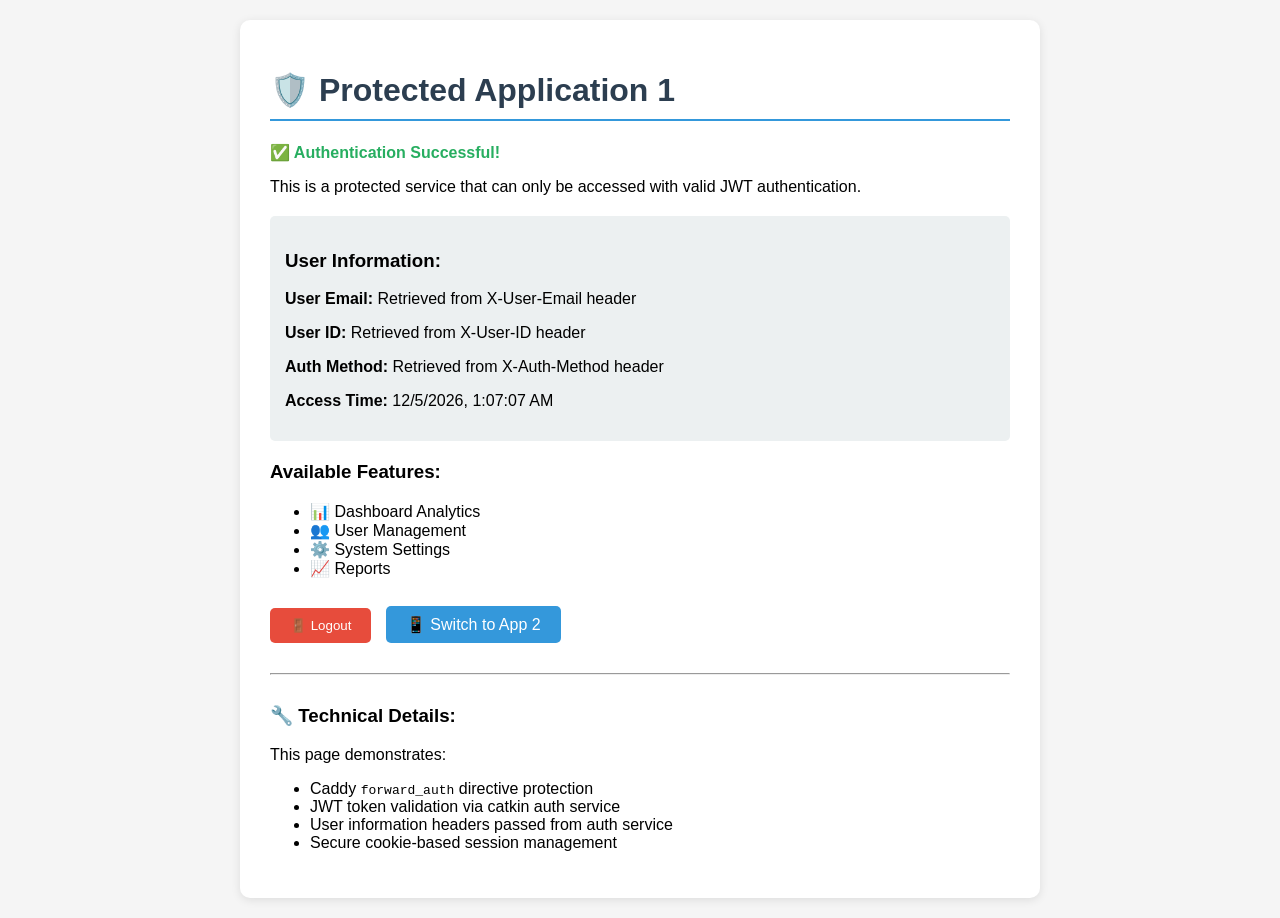
<file: caddy/demo-apps/example-app1/index.html>
<!DOCTYPE html>
<html lang="en">
<head>
    <meta charset="UTF-8">
    <meta name="viewport" content="width=device-width, initial-scale=1.0">
    <title>Unsecured Web Application</title>
    <style>
        body {
            font-family: Arial, sans-serif;
            max-width: 800px;
            margin: 0 auto;
            padding: 20px;
            background-color: #f5f5f5;
        }
        .container {
            background: white;
            padding: 30px;
            border-radius: 10px;
            box-shadow: 0 2px 10px rgba(0,0,0,0.1);
        }
        .header {
            color: #2c3e50;
            border-bottom: 2px solid #3498db;
            padding-bottom: 10px;
        }
        .user-info {
            background: #ecf0f1;
            padding: 15px;
            border-radius: 5px;
            margin: 20px 0;
        }
        .success {
            color: #27ae60;
            font-weight: bold;
        }
        .logout-btn {
            background: #e74c3c;
            color: white;
            padding: 10px 20px;
            border: none;
            border-radius: 5px;
            cursor: pointer;
            text-decoration: none;
            display: inline-block;
        }
        .logout-btn:hover {
            background: #c0392b;
        }
    </style>
</head>
<body>
    <div class="container">
        <h1 class="header">🛡️ Protected Application 1</h1>

        <div class="success">
            ✅ Authentication Successful!
        </div>

        <p>This is a protected service that can only be accessed with valid JWT authentication.</p>

        <div class="user-info">
            <h3>User Information:</h3>
            <p><strong>User Email:</strong> <span id="user-email">Loading...</span></p>
            <p><strong>User ID:</strong> <span id="user-id">Loading...</span></p>
            <p><strong>Auth Method:</strong> <span id="auth-method">Loading...</span></p>
            <p><strong>Access Time:</strong> <span id="access-time"></span></p>
        </div>

        <h3>Available Features:</h3>
        <ul>
            <li>📊 Dashboard Analytics</li>
            <li>👥 User Management</li>
            <li>⚙️ System Settings</li>
            <li>📈 Reports</li>
        </ul>

        <div style="margin-top: 30px;">
            <button onclick="logout()" class="logout-btn">🚪 Logout</button>
            <a href="http://localhost:9000/" style="margin-left: 10px; padding: 10px 20px; background: #3498db; color: white; text-decoration: none; border-radius: 5px;">📱 Switch to App 2</a>
        </div>

        <hr style="margin: 30px 0;">

        <h3>🔧 Technical Details:</h3>
        <p>This page demonstrates:</p>
        <ul>
            <li>Caddy <code>forward_auth</code> directive protection</li>
            <li>JWT token validation via catkin auth service</li>
            <li>User information headers passed from auth service</li>
            <li>Secure cookie-based session management</li>
        </ul>
    </div>

    <script>
        // Simulate reading headers (in real app, these would come from server-side)
        document.getElementById('access-time').textContent = new Date().toLocaleString();

        // In a real application, these values would be set by your backend
        // based on the headers passed from Caddy (X-User-Email, X-User-ID, etc.)
        document.getElementById('user-email').textContent = 'Retrieved from X-User-Email header';
        document.getElementById('user-id').textContent = 'Retrieved from X-User-ID header';
        document.getElementById('auth-method').textContent = 'Retrieved from X-Auth-Method header';

        // Example of how you might handle logout
        function logout() {
            // Redirect to the auth service logout endpoint
            // This properly clears the server-side cookie and redirects back
            window.location.href = '/auth/logout?redirect=' + encodeURIComponent(window.location.origin) + '/auth/login';
        }
    </script>
</body>
</html>
</file>
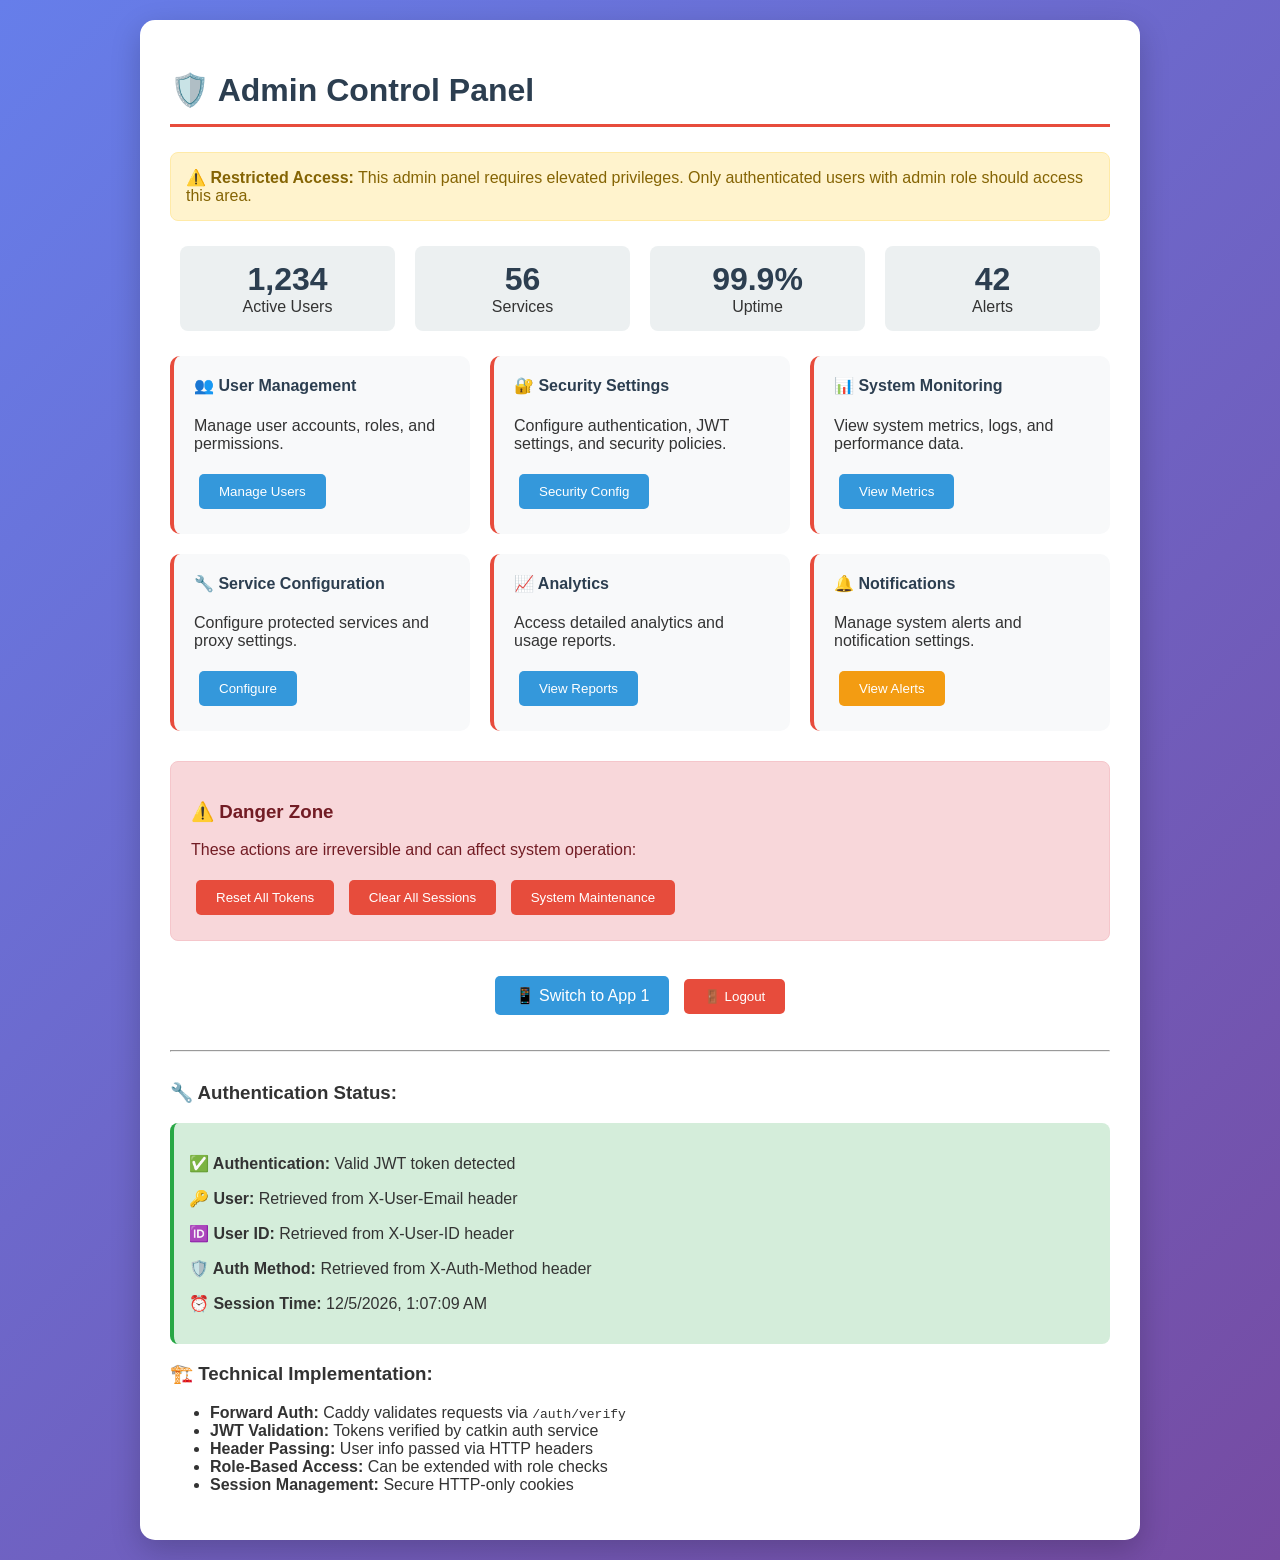
<file: caddy/demo-apps/example-app2/index.html>
<!DOCTYPE html>
<html lang="en">
<head>
    <meta charset="UTF-8">
    <meta name="viewport" content="width=device-width, initial-scale=1.0">
    <title>Admin Panel</title>
    <style>
        body {
            font-family: 'Segoe UI', Tahoma, Geneva, Verdana, sans-serif;
            max-width: 1000px;
            margin: 0 auto;
            padding: 20px;
            background: linear-gradient(135deg, #667eea 0%, #764ba2 100%);
            color: #333;
            min-height: 100vh;
        }
        .container {
            background: white;
            padding: 30px;
            border-radius: 15px;
            box-shadow: 0 10px 30px rgba(0,0,0,0.2);
        }
        .header {
            color: #2c3e50;
            border-bottom: 3px solid #e74c3c;
            padding-bottom: 15px;
            margin-bottom: 25px;
        }
        .admin-grid {
            display: grid;
            grid-template-columns: repeat(auto-fit, minmax(250px, 1fr));
            gap: 20px;
            margin: 25px 0;
        }
        .admin-card {
            background: #f8f9fa;
            padding: 20px;
            border-radius: 10px;
            border-left: 4px solid #e74c3c;
            transition: transform 0.2s;
        }
        .admin-card:hover {
            transform: translateY(-2px);
            box-shadow: 0 5px 15px rgba(0,0,0,0.1);
        }
        .admin-card h4 {
            margin-top: 0;
            color: #2c3e50;
        }
        .warning {
            background: #fff3cd;
            border: 1px solid #ffeaa7;
            color: #856404;
            padding: 15px;
            border-radius: 8px;
            margin: 20px 0;
        }
        .danger-zone {
            background: #f8d7da;
            border: 1px solid #f5c6cb;
            color: #721c24;
            padding: 20px;
            border-radius: 8px;
            margin: 30px 0;
        }
        .btn {
            padding: 10px 20px;
            border: none;
            border-radius: 5px;
            cursor: pointer;
            text-decoration: none;
            display: inline-block;
            margin: 5px;
            transition: all 0.2s;
        }
        .btn-primary { background: #3498db; color: white; }
        .btn-danger { background: #e74c3c; color: white; }
        .btn-warning { background: #f39c12; color: white; }
        .btn:hover { opacity: 0.8; transform: translateY(-1px); }
        .stats {
            display: flex;
            justify-content: space-around;
            margin: 25px 0;
        }
        .stat {
            text-align: center;
            padding: 15px;
            background: #ecf0f1;
            border-radius: 8px;
            flex: 1;
            margin: 0 10px;
        }
        .stat-number {
            font-size: 2em;
            font-weight: bold;
            color: #2c3e50;
        }
    </style>
</head>
<body>
    <div class="container">
        <h1 class="header">🛡️ Admin Control Panel</h1>

        <div class="warning">
            <strong>⚠️ Restricted Access:</strong> This admin panel requires elevated privileges.
            Only authenticated users with admin role should access this area.
        </div>

        <div class="stats">
            <div class="stat">
                <div class="stat-number">1,234</div>
                <div>Active Users</div>
            </div>
            <div class="stat">
                <div class="stat-number">56</div>
                <div>Services</div>
            </div>
            <div class="stat">
                <div class="stat-number">99.9%</div>
                <div>Uptime</div>
            </div>
            <div class="stat">
                <div class="stat-number">42</div>
                <div>Alerts</div>
            </div>
        </div>

        <div class="admin-grid">
            <div class="admin-card">
                <h4>👥 User Management</h4>
                <p>Manage user accounts, roles, and permissions.</p>
                <button class="btn btn-primary">Manage Users</button>
            </div>

            <div class="admin-card">
                <h4>🔐 Security Settings</h4>
                <p>Configure authentication, JWT settings, and security policies.</p>
                <button class="btn btn-primary">Security Config</button>
            </div>

            <div class="admin-card">
                <h4>📊 System Monitoring</h4>
                <p>View system metrics, logs, and performance data.</p>
                <button class="btn btn-primary">View Metrics</button>
            </div>

            <div class="admin-card">
                <h4>🔧 Service Configuration</h4>
                <p>Configure protected services and proxy settings.</p>
                <button class="btn btn-primary">Configure</button>
            </div>

            <div class="admin-card">
                <h4>📈 Analytics</h4>
                <p>Access detailed analytics and usage reports.</p>
                <button class="btn btn-primary">View Reports</button>
            </div>

            <div class="admin-card">
                <h4>🔔 Notifications</h4>
                <p>Manage system alerts and notification settings.</p>
                <button class="btn btn-warning">View Alerts</button>
            </div>
        </div>

        <div class="danger-zone">
            <h3>⚠️ Danger Zone</h3>
            <p>These actions are irreversible and can affect system operation:</p>
            <button class="btn btn-danger">Reset All Tokens</button>
            <button class="btn btn-danger">Clear All Sessions</button>
            <button class="btn btn-danger">System Maintenance</button>
        </div>

        <div style="margin-top: 30px; text-align: center;">
            <a href="http://localhost:8080/" class="btn btn-primary">📱 Switch to App 1</a>
            <button onclick="logout()" class="btn btn-danger">🚪 Logout</button>
        </div>

        <hr style="margin: 30px 0;">

        <h3>🔧 Authentication Status:</h3>
        <div style="background: #d4edda; padding: 15px; border-radius: 8px; border-left: 4px solid #28a745;">
            <p><strong>✅ Authentication:</strong> Valid JWT token detected</p>
            <p><strong>🔑 User:</strong> <span id="current-user">Loading from X-User-Email header...</span></p>
            <p><strong>🆔 User ID:</strong> <span id="current-user-id">Loading from X-User-ID header...</span></p>
            <p><strong>🛡️ Auth Method:</strong> <span id="auth-method">Loading from X-Auth-Method header...</span></p>
            <p><strong>⏰ Session Time:</strong> <span id="session-time"></span></p>
        </div>

        <h3>🏗️ Technical Implementation:</h3>
        <ul>
            <li><strong>Forward Auth:</strong> Caddy validates requests via <code>/auth/verify</code></li>
            <li><strong>JWT Validation:</strong> Tokens verified by catkin auth service</li>
            <li><strong>Header Passing:</strong> User info passed via HTTP headers</li>
            <li><strong>Role-Based Access:</strong> Can be extended with role checks</li>
            <li><strong>Session Management:</strong> Secure HTTP-only cookies</li>
        </ul>
    </div>

    <script>
        // Simulate current session info
        document.getElementById('session-time').textContent = new Date().toLocaleString();
        document.getElementById('current-user').textContent = 'Retrieved from X-User-Email header';
        document.getElementById('current-user-id').textContent = 'Retrieved from X-User-ID header';
        document.getElementById('auth-method').textContent = 'Retrieved from X-Auth-Method header';

        // Add some interactivity
        document.querySelectorAll('.admin-card').forEach(card => {
            card.addEventListener('click', function() {
                const title = this.querySelector('h4').textContent;
                alert(`Opening ${title}... (Demo only)`);
            });
        });

        // Logout function that properly uses the auth service
        function logout() {
            // Redirect to the auth service logout endpoint
            // This properly clears the server-side cookie and redirects back
            window.location.href = '/auth/logout?redirect=' + encodeURIComponent(window.location.origin) + '/auth/login';
        }
    </script>
</body>
</html>
</file>
